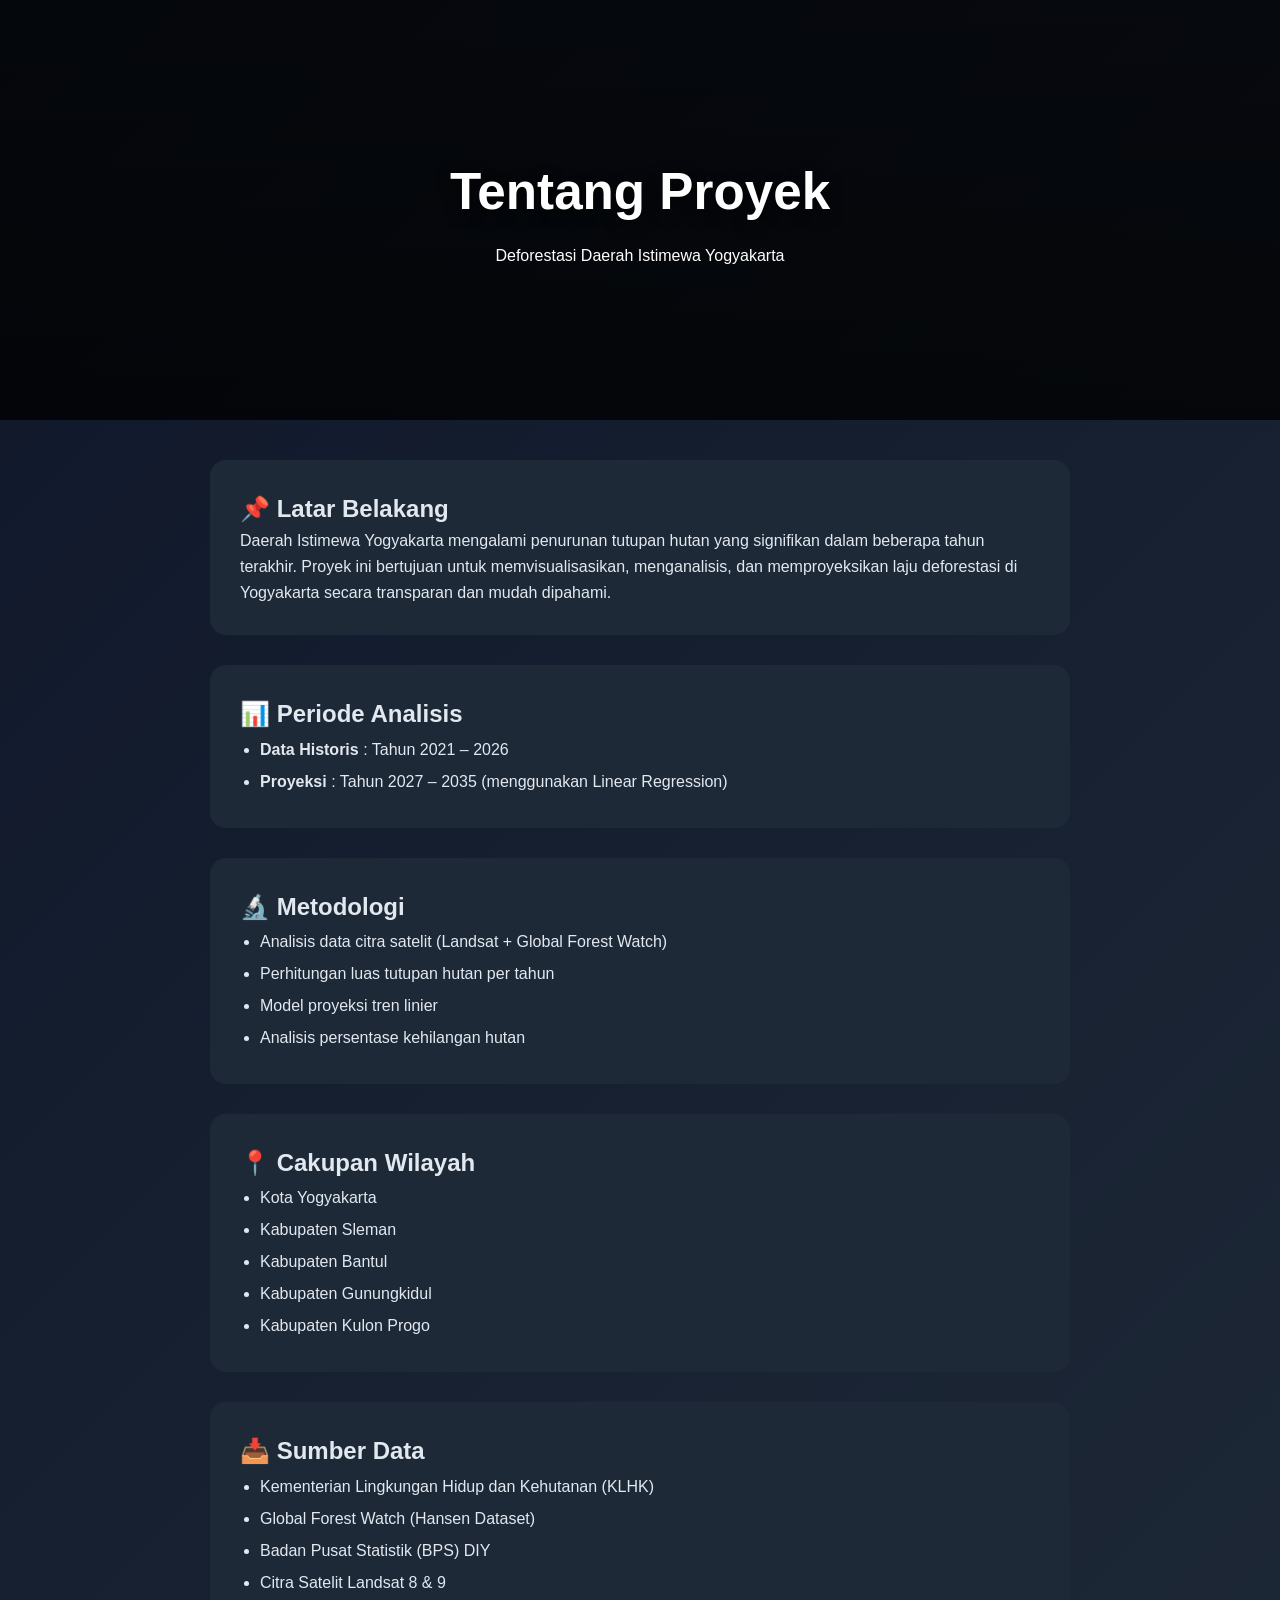
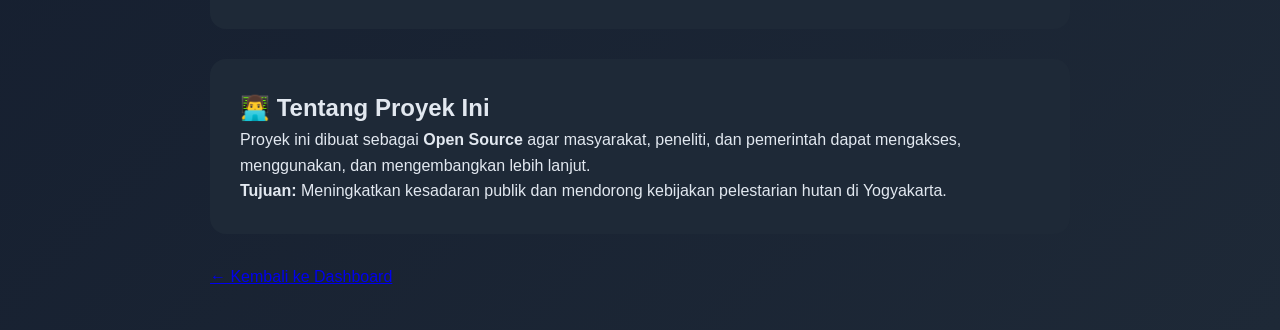
<file: Deforestasi-Yogyakarta/about.html>
<!DOCTYPE html>
<html lang="id">
<head>
  <meta charset="UTF-8">
  <meta name="viewport" content="width=device-width, initial-scale=1.0">
  <title>Tentang Proyek | Deforestasi DIY Yogyakarta</title>
  <link rel="stylesheet" href="assets/css/style.css">
  <style>
    .content { max-width: 900px; margin: 40px auto; padding: 0 20px; }
    .section { background: #1e2937; padding: 30px; border-radius: 16px; margin-bottom: 30px; }
    ul { padding-left: 20px; line-height: 2; }
  </style>
</head>
<body>
  <header>
    <div class="header-overlay">
      <h1>Tentang Proyek</h1>
      <p>Deforestasi Daerah Istimewa Yogyakarta</p>
    </div>
  </header>

  <div class="content">
    <div class="section">
      <h2>📌 Latar Belakang</h2>
      <p>Daerah Istimewa Yogyakarta mengalami penurunan tutupan hutan yang signifikan dalam beberapa tahun terakhir. Proyek ini bertujuan untuk memvisualisasikan, menganalisis, dan memproyeksikan laju deforestasi di Yogyakarta secara transparan dan mudah dipahami.</p>
    </div>

    <div class="section">
      <h2>📊 Periode Analisis</h2>
      <ul>
        <li><strong>Data Historis</strong> : Tahun 2021 – 2026</li>
        <li><strong>Proyeksi</strong> : Tahun 2027 – 2035 (menggunakan Linear Regression)</li>
      </ul>
    </div>

    <div class="section">
      <h2>🔬 Metodologi</h2>
      <ul>
        <li>Analisis data citra satelit (Landsat + Global Forest Watch)</li>
        <li>Perhitungan luas tutupan hutan per tahun</li>
        <li>Model proyeksi tren linier</li>
        <li>Analisis persentase kehilangan hutan</li>
      </ul>
    </div>

    <div class="section">
      <h2>📍 Cakupan Wilayah</h2>
      <ul>
        <li>Kota Yogyakarta</li>
        <li>Kabupaten Sleman</li>
        <li>Kabupaten Bantul</li>
        <li>Kabupaten Gunungkidul</li>
        <li>Kabupaten Kulon Progo</li>
      </ul>
    </div>

    <div class="section">
      <h2>📥 Sumber Data</h2>
      <ul>
        <li>Kementerian Lingkungan Hidup dan Kehutanan (KLHK)</li>
        <li>Global Forest Watch (Hansen Dataset)</li>
        <li>Badan Pusat Statistik (BPS) DIY</li>
        <li>Citra Satelit Landsat 8 & 9</li>
      </ul>
    </div>

    <div class="section">
      <h2>👨‍💻 Tentang Proyek Ini</h2>
      <p>Proyek ini dibuat sebagai <strong>Open Source</strong> agar masyarakat, peneliti, dan pemerintah dapat mengakses, menggunakan, dan mengembangkan lebih lanjut.</p>
      <p><strong>Tujuan:</strong> Meningkatkan kesadaran publik dan mendorong kebijakan pelestarian hutan di Yogyakarta.</p>
    </div>

    <a href="index.html" class="back-btn">← Kembali ke Dashboard</a>
  </div>
</body>
</html>
</file>
<file: Deforestasi-Yogyakarta/assets/css/style.css>
* {
    margin: 0;
    padding: 0;
    box-sizing: border-box;
}

body {
    font-family: 'Poppins', sans-serif;
    background: linear-gradient(135deg, #0f172a 0%, #1e2937 100%);
    color: #e2e8f0;
    line-height: 1.6;
}

header {
    background: linear-gradient(rgba(0,0,0,0.7), rgba(0,0,0,0.8)), url('https://images.unsplash.com/photo-1511497588687-8b9e0e5c8c3e') center/cover;
    height: 420px;
    display: flex;
    align-items: center;
    justify-content: center;
    text-align: center;
    color: white;
}

.header-overlay h1 {
    font-size: 3.2rem;
    margin-bottom: 10px;
    text-shadow: 0 4px 15px rgba(0,0,0,0.6);
}

.container {
    max-width: 1200px;
    margin: 40px auto;
    padding: 0 20px;
}

.stats-grid {
    display: grid;
    grid-template-columns: repeat(auto-fit, minmax(280px, 1fr));
    gap: 20px;
    margin: 40px 0;
}

.stat-card {
    background: rgba(30, 41, 59, 0.95);
    padding: 25px;
    border-radius: 16px;
    text-align: center;
    border: 1px solid #334155;
    transition: all 0.3s;
}

.stat-card:hover {
    transform: translateY(-8px);
    box-shadow: 0 20px 25px -5px rgba(0, 0, 0, 0.5);
}

.big {
    font-size: 2.4rem;
    font-weight: 700;
    margin: 10px 0;
}

.red { color: #f87171; }

.section-title {
    color: #60a5fa;
    margin: 40px 0 20px;
    font-size: 1.8rem;
    text-align: center;
}

canvas {
    background: #1e2937;
    border-radius: 16px;
    padding: 20px;
    margin-bottom: 30px;
    box-shadow: 0 10px 30px rgba(0,0,0,0.4);
}

.warning-box {
    background: #7f1d1d;
    color: #fecaca;
    padding: 20px;
    border-radius: 12px;
    border-left: 6px solid #f87171;
    margin: 30px 0;
}

.kabupaten-grid {
    display: grid;
    grid-template-columns: repeat(auto-fit, minmax(280px, 1fr));
    gap: 20px;
    margin: 30px 0;
}

.kab-card {
    background: #1e2937;
    padding: 20px;
    border-radius: 16px;
    border: 1px solid #334155;
    transition: 0.3s;
}

.kab-card:hover {
    transform: translateY(-10px);
    border-color: #60a5fa;
}

.kab-name {
    font-size: 1.3rem;
    margin-bottom: 10px;
    color: #60a5fa;
}

.loss-text {
    color: #f87171;
    font-weight: 600;
}

#map {
    background: #1e2937;
    box-shadow: 0 10px 30px rgba(0,0,0,0.5);
}

/* SPLASH SCREEN */
.splash {
    position: fixed;
    top: 0; left: 0;
    width: 100%; height: 100%;
    background: linear-gradient(135deg, #0f172a, #1e3a8a);
    display: flex;
    align-items: center;
    justify-content: center;
    z-index: 1000;
    transition: opacity 1.5s ease;
}

.splash-content {
    text-align: center;
    color: white;
}

.splash-title {
    font-size: 4.5rem;
    font-weight: 700;
    margin-bottom: 10px;
    animation: glow 2s infinite alternate;
}

.splash-subtitle {
    font-size: 1.6rem;
    margin-bottom: 20px;
    opacity: 0.9;
}

.splash-group {
    font-size: 1.4rem;
    margin: 20px 0;
}

.loading-bar {
    width: 280px;
    height: 4px;
    background: #334155;
    margin: 30px auto;
    border-radius: 10px;
    overflow: hidden;
}

.loading-bar::after {
    content: '';
    display: block;
    height: 100%;
    width: 40%;
    background: linear-gradient(90deg, #60a5fa, #f87171);
    animation: loading 2s infinite;
}

@keyframes glow {
    from { text-shadow: 0 0 10px #60a5fa; }
    to { text-shadow: 0 0 30px #f87171; }
}

@keyframes loading {
    0% { transform: translateX(-100%); }
    100% { transform: translateX(400%); }
}

.hidden {
    display: none !important;
}

.group-info {
    margin: 25px 0;
    text-align: left;
    max-width: 460px;
    margin-left: auto;
    margin-right: auto;
}

.group-info p {
    margin: 8px 0;
    font-size: 1.05rem;
}

.group-info span {
    color: #94a3b8;
    font-size: 0.95rem;
}

.enter-button {
    margin-top: 20px;
    padding: 14px 42px;
    font-size: 1.2rem;
    font-weight: 600;
    background: linear-gradient(90deg, #60a5fa, #3b82f6);
    color: white;
    border: none;
    border-radius: 50px;
    cursor: pointer;
    transition: all 0.3s;
    box-shadow: 0 8px 20px rgba(96, 165, 250, 0.4);
}

.enter-button:hover {
    transform: scale(1.08);
    background: linear-gradient(90deg, #3b82f6, #1e40af);
    box-shadow: 0 12px 25px rgba(59, 130, 246, 0.5);
}
</file>
